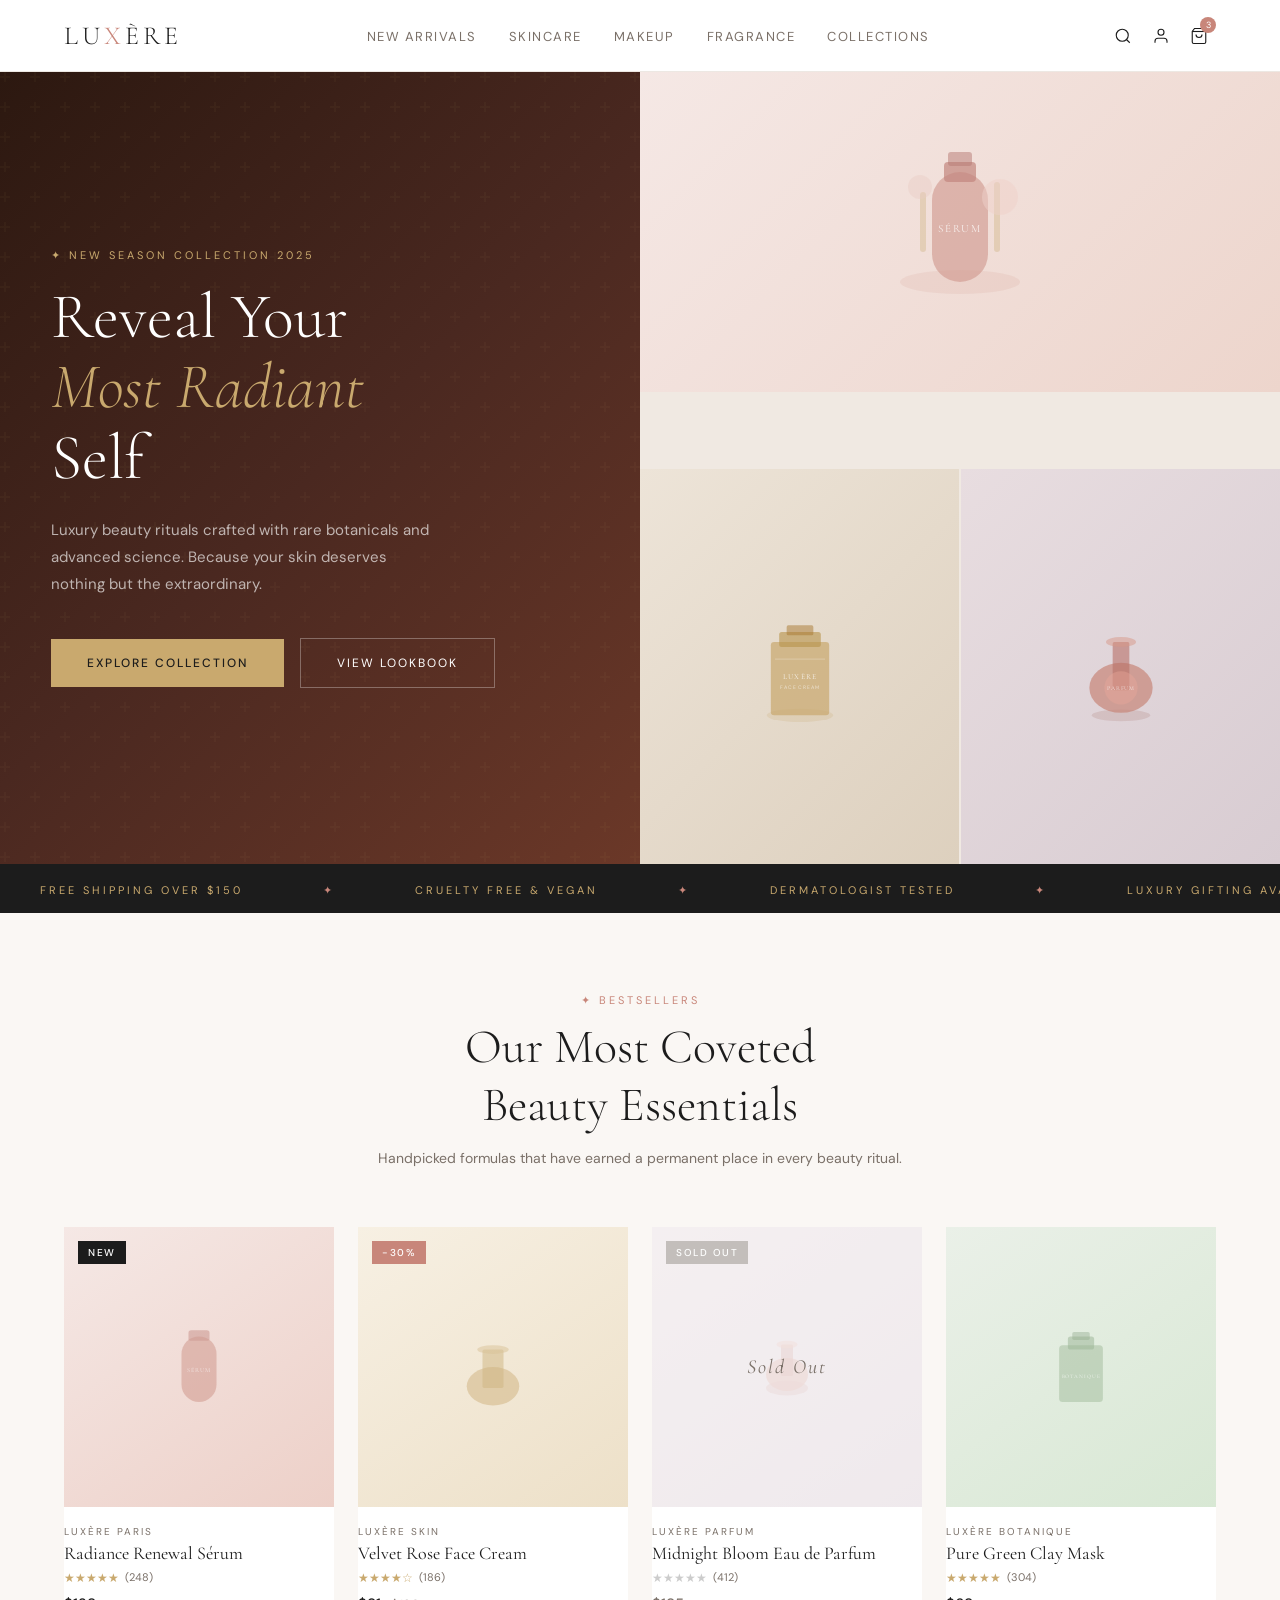
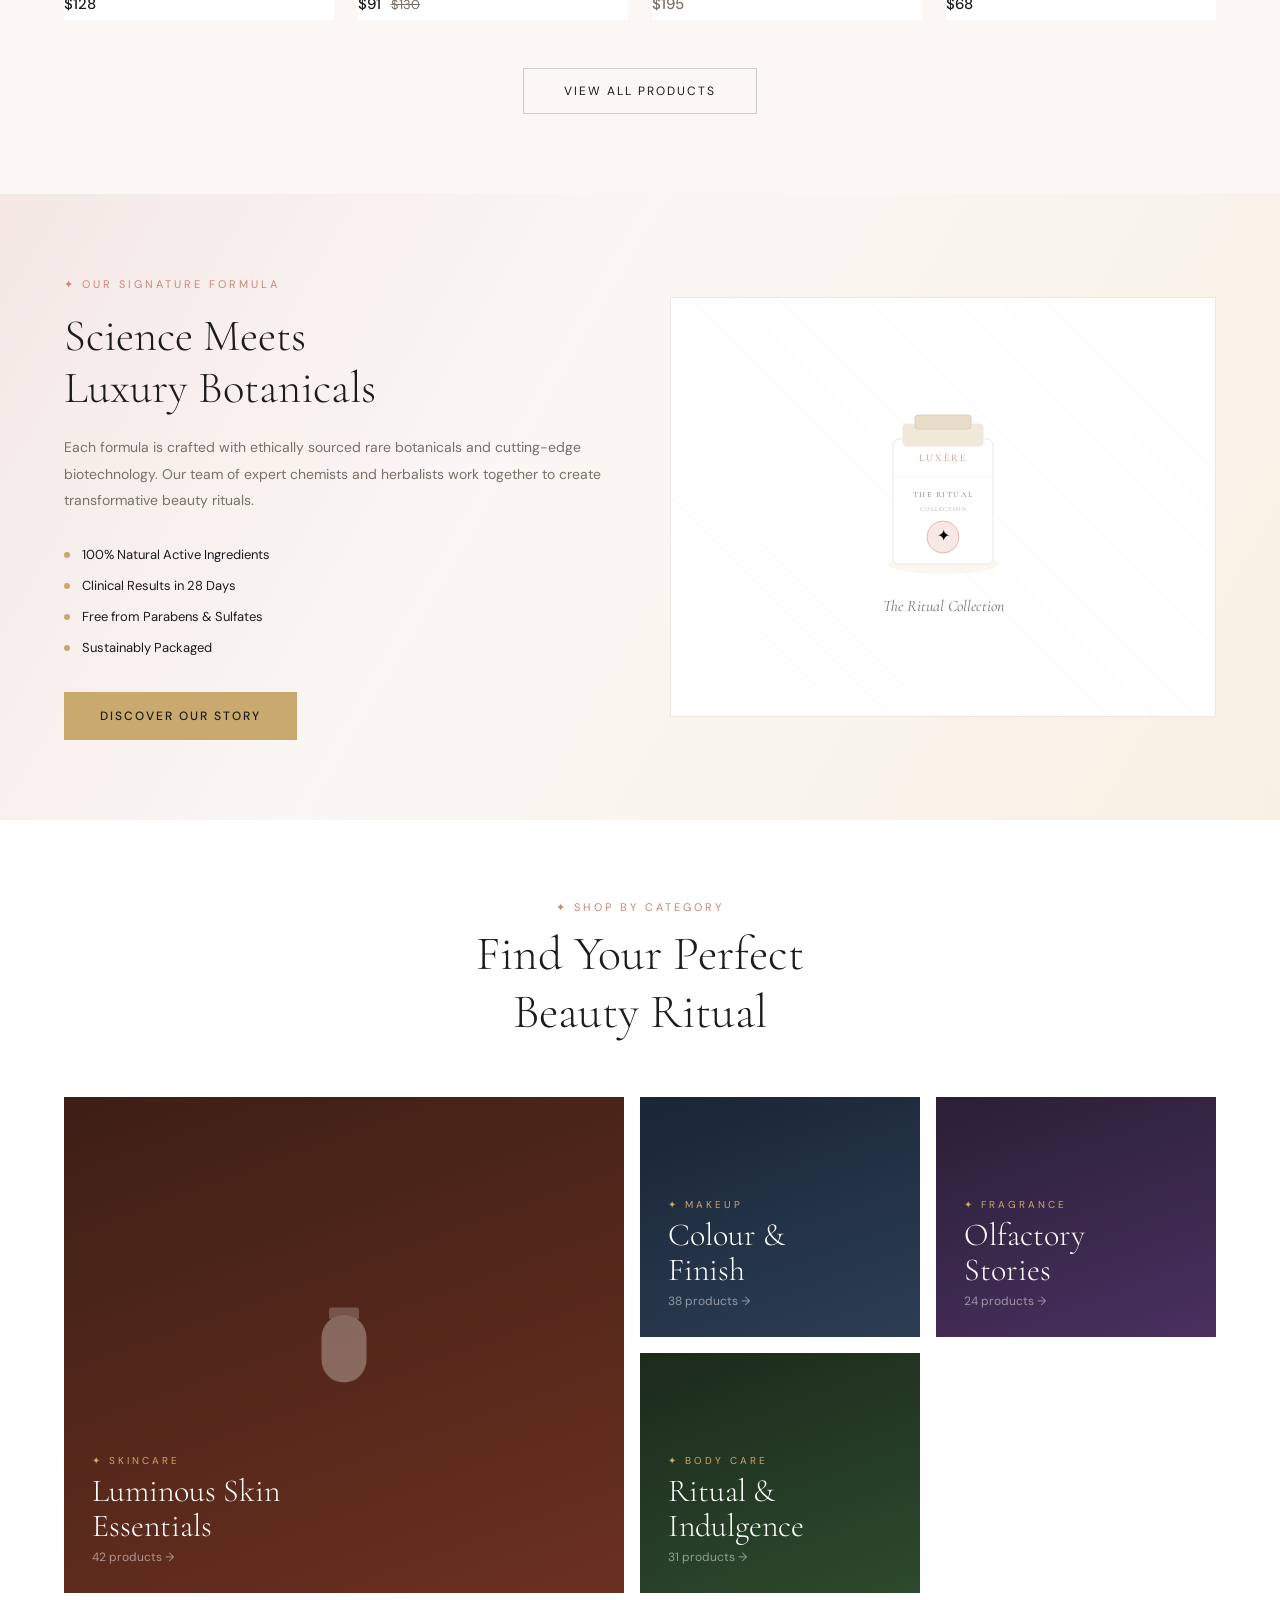
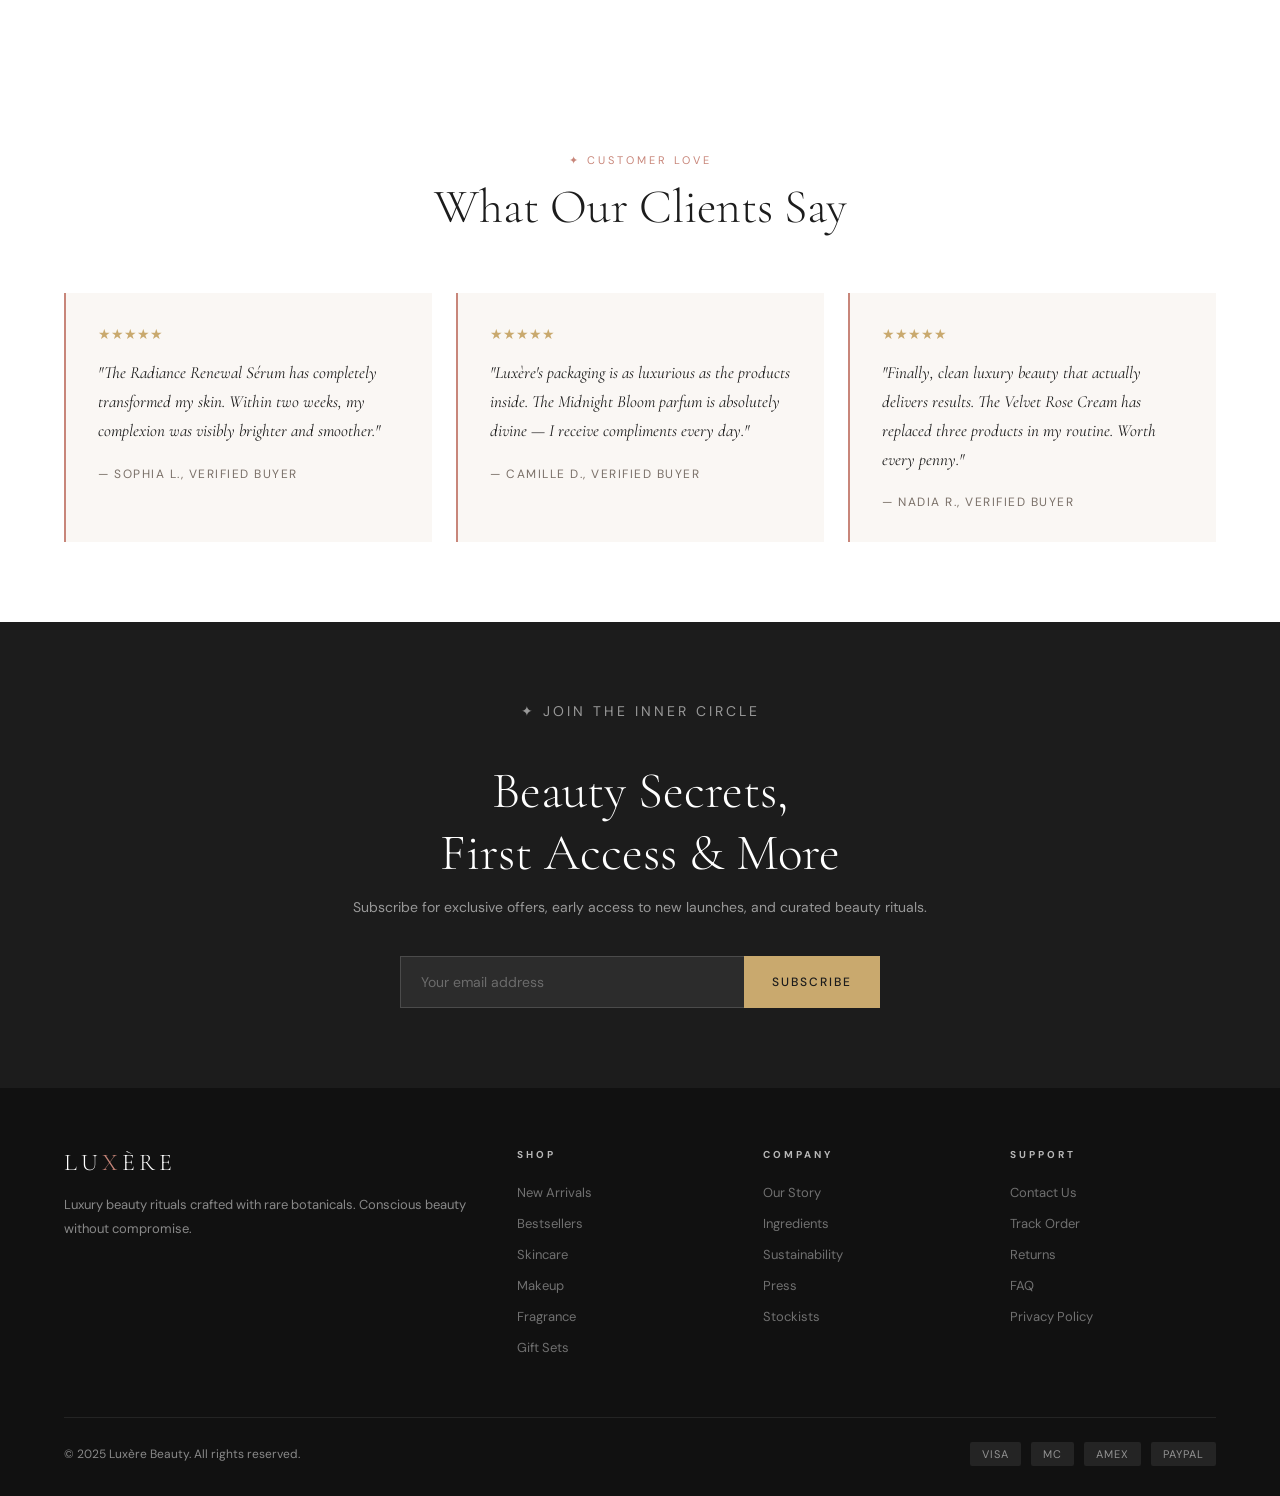
<file: luxury_beauty_store.html>
<!DOCTYPE html>
<html lang="en">
<head>
<meta charset="UTF-8" />
<meta name="viewport" content="width=device-width, initial-scale=1.0"/>
<link href="https://fonts.googleapis.com/css2?family=Cormorant+Garamond:ital,wght@0,300;0,400;0,600;1,300;1,400&family=DM+Sans:wght@300;400;500&display=swap" rel="stylesheet"/>
<style>
*{margin:0;padding:0;box-sizing:border-box;}
:root{
  --rose:#C8867A;
  --rose-light:#F5E8E5;
  --rose-dark:#8B4A40;
  --gold:#C9A96E;
  --gold-light:#F7F0E3;
  --cream:#FAF7F4;
  --charcoal:#1C1C1C;
  --muted:#7A7068;
  --white:#FFFFFF;
}
body{font-family:'DM Sans',sans-serif;background:var(--cream);color:var(--charcoal);min-height:100vh;}

/* NAV */
nav{background:var(--white);border-bottom:1px solid #EDE8E3;padding:0 5%;display:flex;align-items:center;justify-content:space-between;height:72px;position:sticky;top:0;z-index:100;}
.nav-logo{font-family:'Cormorant Garamond',serif;font-size:26px;font-weight:300;letter-spacing:4px;color:var(--charcoal);}
.nav-logo span{color:var(--rose);}
.nav-links{display:flex;gap:32px;list-style:none;}
.nav-links a{text-decoration:none;font-size:13px;font-weight:400;letter-spacing:1.5px;text-transform:uppercase;color:var(--muted);transition:color .2s;}
.nav-links a:hover{color:var(--rose);}
.nav-icons{display:flex;gap:20px;align-items:center;}
.nav-icon-btn{background:none;border:none;cursor:pointer;font-size:18px;color:var(--charcoal);display:flex;align-items:center;transition:color .2s;}
.nav-icon-btn:hover{color:var(--rose);}
.cart-badge{background:var(--rose);color:white;font-size:9px;font-family:'DM Sans',sans-serif;width:16px;height:16px;border-radius:50%;display:flex;align-items:center;justify-content:center;margin-left:-8px;margin-top:-10px;}

/* HERO */
.hero{display:grid;grid-template-columns:1fr 1fr;min-height:88vh;overflow:hidden;}
.hero-left{background:linear-gradient(135deg,#2C1810 0%,#4A2820 50%,#6B3828 100%);display:flex;flex-direction:column;justify-content:center;padding:8% 6% 8% 8%;position:relative;}
.hero-left::before{content:'';position:absolute;top:0;left:0;right:0;bottom:0;background:url("data:image/svg+xml,%3Csvg width='60' height='60' viewBox='0 0 60 60' xmlns='http://www.w3.org/2000/svg'%3E%3Cg fill='none' fill-rule='evenodd'%3E%3Cg fill='%23C9A96E' fill-opacity='0.04'%3E%3Cpath d='M36 34v-4h-2v4h-4v2h4v4h2v-4h4v-2h-4zm0-30V0h-2v4h-4v2h4v4h2V6h4V4h-4zM6 34v-4H4v4H0v2h4v4h2v-4h4v-2H6zM6 4V0H4v4H0v2h4v4h2V6h4V4H6z'/%3E%3C/g%3E%3C/g%3E%3C/svg%3E");}
.hero-badge{font-size:11px;letter-spacing:3px;text-transform:uppercase;color:var(--gold);margin-bottom:20px;font-weight:400;}
.hero-title{font-family:'Cormorant Garamond',serif;font-size:clamp(40px,5vw,68px);font-weight:300;line-height:1.1;color:var(--white);margin-bottom:24px;}
.hero-title em{font-style:italic;color:var(--gold);}
.hero-desc{font-size:15px;line-height:1.8;color:rgba(255,255,255,0.65);max-width:380px;margin-bottom:40px;}
.hero-cta{display:flex;gap:16px;align-items:center;}
.btn-primary{background:var(--gold);color:var(--charcoal);border:none;padding:16px 36px;font-family:'DM Sans',sans-serif;font-size:12px;letter-spacing:2px;text-transform:uppercase;font-weight:500;cursor:pointer;transition:all .3s;}
.btn-primary:hover{background:#B8933A;transform:translateY(-1px);}
.btn-ghost{background:none;border:1px solid rgba(255,255,255,0.3);color:white;padding:16px 36px;font-family:'DM Sans',sans-serif;font-size:12px;letter-spacing:2px;text-transform:uppercase;font-weight:400;cursor:pointer;transition:all .3s;}
.btn-ghost:hover{border-color:white;}
.hero-right{background:#F0E9E2;display:grid;grid-template-columns:1fr 1fr;grid-template-rows:1fr 1fr;gap:2px;}
.hero-img-block{overflow:hidden;position:relative;}
.hero-img-block:first-child{grid-column:1/3;height:320px;}
.hero-img-block svg{width:100%;height:100%;object-fit:cover;}
.hero-img-placeholder{width:100%;height:100%;display:flex;align-items:center;justify-content:center;font-family:'Cormorant Garamond',serif;font-size:14px;letter-spacing:2px;color:var(--muted);}

/* MARQUEE */
.marquee-bar{background:var(--charcoal);padding:14px 0;overflow:hidden;white-space:nowrap;}
.marquee-inner{display:inline-flex;animation:marquee 20s linear infinite;}
.marquee-inner span{font-size:11px;letter-spacing:3px;text-transform:uppercase;color:var(--gold);padding:0 40px;}
.marquee-inner .dot{color:var(--rose);}
@keyframes marquee{0%{transform:translateX(0);}100%{transform:translateX(-50%);}}

/* SECTION HEADING */
.section{padding:80px 5%;}
.section-header{text-align:center;margin-bottom:56px;}
.section-label{font-size:11px;letter-spacing:3px;text-transform:uppercase;color:var(--rose);margin-bottom:12px;}
.section-title{font-family:'Cormorant Garamond',serif;font-size:clamp(30px,4vw,48px);font-weight:300;color:var(--charcoal);line-height:1.2;}
.section-sub{font-size:14px;color:var(--muted);margin-top:12px;line-height:1.8;}

/* PRODUCT GRID */
.products-grid{display:grid;grid-template-columns:repeat(4,1fr);gap:24px;}
.product-card{background:var(--white);position:relative;cursor:pointer;transition:transform .3s;}
.product-card:hover{transform:translateY(-6px);}
.product-card:hover .card-actions{opacity:1;transform:translateY(0);}
.card-img{background:var(--rose-light);height:280px;display:flex;align-items:center;justify-content:center;position:relative;overflow:hidden;}
.card-img svg{width:80px;height:80px;opacity:.6;}
.card-badge{position:absolute;top:14px;left:14px;font-size:10px;letter-spacing:1.5px;text-transform:uppercase;padding:5px 10px;font-weight:500;}
.badge-new{background:var(--charcoal);color:white;}
.badge-sale{background:var(--rose);color:white;}
.badge-sold{background:var(--muted);color:white;}
.card-actions{position:absolute;bottom:0;left:0;right:0;background:rgba(28,28,28,.88);display:flex;gap:1px;opacity:0;transform:translateY(8px);transition:all .3s;}
.card-action-btn{flex:1;padding:13px;font-size:11px;letter-spacing:1.5px;text-transform:uppercase;background:none;border:none;color:white;cursor:pointer;transition:background .2s;font-family:'DM Sans',sans-serif;}
.card-action-btn:hover{background:var(--rose);}
.card-info{padding:18px 0 6px;}
.card-brand{font-size:10px;letter-spacing:2px;text-transform:uppercase;color:var(--muted);}
.card-name{font-family:'Cormorant Garamond',serif;font-size:18px;font-weight:400;color:var(--charcoal);margin:4px 0;}
.card-price-row{display:flex;align-items:center;gap:10px;margin-top:8px;}
.card-price{font-size:15px;font-weight:500;color:var(--charcoal);}
.card-price-old{font-size:13px;color:var(--muted);text-decoration:line-through;}
.card-stars{display:flex;gap:2px;color:var(--gold);font-size:12px;margin-top:6px;}
.card-reviews{font-size:11px;color:var(--muted);margin-left:4px;}

/* SOLD OUT */
.sold-out-overlay{position:absolute;inset:0;background:rgba(255,255,255,.55);display:flex;align-items:center;justify-content:center;}
.sold-out-label{font-family:'Cormorant Garamond',serif;font-size:20px;font-style:italic;color:var(--muted);letter-spacing:2px;}

/* BANNER */
.promo-banner{background:linear-gradient(120deg,#F5E8E5 0%,#FAF7F4 40%,#F7F0E3 100%);padding:80px 5%;display:grid;grid-template-columns:1fr 1fr;gap:60px;align-items:center;}
.promo-text .eyebrow{font-size:11px;letter-spacing:3px;text-transform:uppercase;color:var(--rose);margin-bottom:16px;}
.promo-text h2{font-family:'Cormorant Garamond',serif;font-size:clamp(30px,3.5vw,52px);font-weight:300;line-height:1.15;margin-bottom:20px;}
.promo-text p{font-size:14px;line-height:1.9;color:var(--muted);margin-bottom:32px;}
.promo-features{display:flex;flex-direction:column;gap:14px;margin-bottom:36px;}
.promo-feature{display:flex;align-items:center;gap:12px;font-size:13px;color:var(--charcoal);}
.feature-dot{width:6px;height:6px;background:var(--gold);border-radius:50%;flex-shrink:0;}
.promo-visual{background:var(--white);border:1px solid #EDE8E3;height:420px;display:flex;align-items:center;justify-content:center;position:relative;overflow:hidden;}
.promo-visual-inner{text-align:center;}
.promo-icon{font-size:80px;margin-bottom:16px;}
.promo-visual-text{font-family:'Cormorant Garamond',serif;font-size:22px;font-style:italic;color:var(--muted);}

/* CATEGORIES */
.categories-grid{display:grid;grid-template-columns:2fr 1fr 1fr;grid-template-rows:240px 240px;gap:16px;}
.cat-card{position:relative;overflow:hidden;cursor:pointer;display:flex;align-items:flex-end;padding:28px;}
.cat-card:first-child{grid-row:1/3;}
.cat-bg{position:absolute;inset:0;transition:transform .4s;}
.cat-card:hover .cat-bg{transform:scale(1.04);}
.cat-bg-1{background:linear-gradient(160deg,#3D1F15 0%,#6B3020 100%);}
.cat-bg-2{background:linear-gradient(160deg,#1A2535 0%,#2C3E55 100%);}
.cat-bg-3{background:linear-gradient(160deg,#2A1F35 0%,#4A3060 100%);}
.cat-bg-4{background:linear-gradient(160deg,#1C2A1C 0%,#2D4A2D 100%);}
.cat-content{position:relative;z-index:1;}
.cat-label{font-size:10px;letter-spacing:3px;text-transform:uppercase;color:var(--gold);margin-bottom:6px;}
.cat-name{font-family:'Cormorant Garamond',serif;font-size:clamp(22px,2.5vw,32px);font-weight:300;color:white;line-height:1.1;}
.cat-count{font-size:12px;color:rgba(255,255,255,.5);margin-top:6px;}

/* TESTIMONIALS */
.testimonials-section{background:var(--white);padding:80px 5%;}
.testimonials-grid{display:grid;grid-template-columns:repeat(3,1fr);gap:24px;}
.testimonial-card{background:var(--cream);padding:32px;border-left:2px solid var(--rose);}
.testimonial-stars{color:var(--gold);font-size:14px;margin-bottom:16px;}
.testimonial-text{font-family:'Cormorant Garamond',serif;font-size:17px;font-style:italic;line-height:1.7;color:var(--charcoal);margin-bottom:20px;}
.testimonial-author{font-size:12px;letter-spacing:1.5px;text-transform:uppercase;color:var(--muted);}

/* NEWSLETTER */
.newsletter{background:var(--charcoal);padding:80px 5%;text-align:center;}
.newsletter-label{font-size:11px;letter-spacing:3px;text-transform:uppercase;color:var(--gold);margin-bottom:16px;}
.newsletter h2{font-family:'Cormorant Garamond',serif;font-size:clamp(28px,4vw,52px);font-weight:300;color:white;margin-bottom:14px;}
.newsletter p{font-size:14px;color:rgba(255,255,255,.55);margin-bottom:40px;}
.newsletter-form{display:flex;max-width:480px;margin:0 auto;gap:0;}
.newsletter-input{flex:1;padding:16px 20px;background:rgba(255,255,255,.07);border:1px solid rgba(255,255,255,.15);border-right:none;color:white;font-family:'DM Sans',sans-serif;font-size:14px;outline:none;}
.newsletter-input::placeholder{color:rgba(255,255,255,.3);}
.newsletter-btn{background:var(--gold);color:var(--charcoal);border:none;padding:16px 28px;font-family:'DM Sans',sans-serif;font-size:12px;letter-spacing:2px;text-transform:uppercase;font-weight:500;cursor:pointer;white-space:nowrap;transition:background .2s;}
.newsletter-btn:hover{background:#B8933A;}

/* FOOTER */
footer{background:#111;padding:60px 5% 30px;color:rgba(255,255,255,.5);}
.footer-grid{display:grid;grid-template-columns:2fr 1fr 1fr 1fr;gap:40px;margin-bottom:50px;}
.footer-brand .logo{font-family:'Cormorant Garamond',serif;font-size:24px;font-weight:300;letter-spacing:4px;color:white;margin-bottom:16px;}
.footer-brand .logo span{color:var(--rose);}
.footer-brand p{font-size:13px;line-height:1.8;}
.footer-col h4{font-size:10px;letter-spacing:3px;text-transform:uppercase;color:rgba(255,255,255,.7);margin-bottom:20px;}
.footer-col ul{list-style:none;}
.footer-col ul li{margin-bottom:10px;}
.footer-col ul li a{text-decoration:none;font-size:13px;color:rgba(255,255,255,.4);transition:color .2s;}
.footer-col ul li a:hover{color:var(--rose);}
.footer-bottom{border-top:1px solid rgba(255,255,255,.08);padding-top:24px;display:flex;justify-content:space-between;align-items:center;font-size:12px;}
.footer-payment{display:flex;gap:10px;}
.payment-badge{background:rgba(255,255,255,.08);padding:5px 12px;font-size:11px;letter-spacing:1px;border-radius:2px;}

/* UTILS */
.text-rose{color:var(--rose);}
.bg-rose-light{background:var(--rose-light);}
</style>
</head>
<body>

<!-- NAV -->
<nav>
  <div class="nav-logo">LU<span>X</span>ÈRE</div>
  <ul class="nav-links">
    <li><a href="#">New Arrivals</a></li>
    <li><a href="#">Skincare</a></li>
    <li><a href="#">Makeup</a></li>
    <li><a href="#">Fragrance</a></li>
    <li><a href="#">Collections</a></li>
  </ul>
  <div class="nav-icons">
    <button class="nav-icon-btn" title="Search">
      <svg width="18" height="18" viewBox="0 0 24 24" fill="none" stroke="currentColor" stroke-width="1.5"><circle cx="11" cy="11" r="8"/><line x1="21" y1="21" x2="16.65" y2="16.65"/></svg>
    </button>
    <button class="nav-icon-btn" title="Account">
      <svg width="18" height="18" viewBox="0 0 24 24" fill="none" stroke="currentColor" stroke-width="1.5"><path d="M20 21v-2a4 4 0 0 0-4-4H8a4 4 0 0 0-4 4v2"/><circle cx="12" cy="7" r="4"/></svg>
    </button>
    <div style="display:flex;align-items:flex-start;">
      <button class="nav-icon-btn" title="Cart">
        <svg width="18" height="18" viewBox="0 0 24 24" fill="none" stroke="currentColor" stroke-width="1.5"><path d="M6 2 3 6v14a2 2 0 0 0 2 2h14a2 2 0 0 0 2-2V6l-3-4z"/><line x1="3" y1="6" x2="21" y2="6"/><path d="M16 10a4 4 0 0 1-8 0"/></svg>
      </button>
      <div class="cart-badge">3</div>
    </div>
  </div>
</nav>

<!-- HERO -->
<section class="hero">
  <div class="hero-left">
    <p class="hero-badge">✦ New Season Collection 2025</p>
    <h1 class="hero-title">Reveal Your<br/><em>Most Radiant</em><br/>Self</h1>
    <p class="hero-desc">Luxury beauty rituals crafted with rare botanicals and advanced science. Because your skin deserves nothing but the extraordinary.</p>
    <div class="hero-cta">
      <button class="btn-primary">Explore Collection</button>
      <button class="btn-ghost">View Lookbook</button>
    </div>
  </div>
  <div class="hero-right">
    <!-- Decorative visual panels -->
    <div class="hero-img-block" style="background:linear-gradient(135deg,#F5E8E5,#EDD5CC);display:flex;align-items:center;justify-content:center;">
      <svg viewBox="0 0 200 180" xmlns="http://www.w3.org/2000/svg" style="width:220px;height:180px;opacity:.8;">
        <ellipse cx="100" cy="140" rx="60" ry="12" fill="#C8867A" opacity=".15"/>
        <rect x="72" y="30" width="56" height="110" rx="28" fill="#C8867A" opacity=".6"/>
        <rect x="84" y="20" width="32" height="20" rx="4" fill="#B87068" opacity=".7"/>
        <rect x="88" y="10" width="24" height="14" rx="3" fill="#A8605A" opacity=".5"/>
        <text x="100" y="90" text-anchor="middle" font-family="Cormorant Garamond, serif" font-size="11" fill="white" letter-spacing="2" opacity=".9">SÉRUM</text>
        <rect x="60" y="50" width="6" height="60" rx="3" fill="#C9A96E" opacity=".4"/>
        <rect x="134" y="40" width="6" height="70" rx="3" fill="#C9A96E" opacity=".4"/>
        <circle cx="140" cy="55" r="18" fill="#F0D0C8" opacity=".5"/>
        <circle cx="60" cy="45" r="12" fill="#E8C8BE" opacity=".4"/>
      </svg>
    </div>
    <div class="hero-img-block" style="background:linear-gradient(135deg,#EDE4D8,#DDD0BE);display:flex;align-items:center;justify-content:center;">
      <svg viewBox="0 0 120 140" xmlns="http://www.w3.org/2000/svg" style="width:100px;height:120px;">
        <ellipse cx="60" cy="128" rx="40" ry="8" fill="#B8934A" opacity=".15"/>
        <rect x="25" y="40" width="70" height="88" rx="4" fill="#C9A96E" opacity=".7"/>
        <rect x="35" y="28" width="50" height="18" rx="3" fill="#B8934A" opacity=".6"/>
        <rect x="44" y="20" width="32" height="12" rx="2" fill="#A87830" opacity=".5"/>
        <rect x="30" y="60" width="60" height="1" fill="white" opacity=".3"/>
        <text x="60" y="85" text-anchor="middle" font-family="Cormorant Garamond,serif" font-size="9" fill="white" letter-spacing="1.5" opacity=".9">LUXÈRE</text>
        <text x="60" y="97" text-anchor="middle" font-family="DM Sans,sans-serif" font-size="6" fill="white" letter-spacing="1" opacity=".6">FACE CREAM</text>
      </svg>
    </div>
    <div class="hero-img-block" style="background:linear-gradient(135deg,#E8DDE0,#D8CCD2);display:flex;align-items:center;justify-content:center;">
      <svg viewBox="0 0 120 140" xmlns="http://www.w3.org/2000/svg" style="width:100px;height:120px;">
        <ellipse cx="60" cy="128" rx="35" ry="7" fill="#8B4A40" opacity=".15"/>
        <ellipse cx="60" cy="95" rx="38" ry="30" fill="#C8867A" opacity=".7"/>
        <rect x="50" y="40" width="20" height="58" rx="2" fill="#B87068" opacity=".6"/>
        <ellipse cx="60" cy="40" rx="18" ry="6" fill="#D89888" opacity=".5"/>
        <circle cx="60" cy="95" r="20" fill="#E8A898" opacity=".4"/>
        <text x="60" y="98" text-anchor="middle" font-family="Cormorant Garamond,serif" font-size="7" fill="white" letter-spacing="1" opacity=".8">PARFUM</text>
      </svg>
    </div>
  </div>
</section>

<!-- MARQUEE -->
<div class="marquee-bar">
  <div class="marquee-inner">
    <span>Free Shipping over $150</span><span class="dot">✦</span>
    <span>Cruelty Free &amp; Vegan</span><span class="dot">✦</span>
    <span>Dermatologist Tested</span><span class="dot">✦</span>
    <span>Luxury Gifting Available</span><span class="dot">✦</span>
    <span>30-Day Returns</span><span class="dot">✦</span>
    <span>Sustainably Sourced</span><span class="dot">✦</span>
    <span>Free Shipping over $150</span><span class="dot">✦</span>
    <span>Cruelty Free &amp; Vegan</span><span class="dot">✦</span>
    <span>Dermatologist Tested</span><span class="dot">✦</span>
    <span>Luxury Gifting Available</span><span class="dot">✦</span>
    <span>30-Day Returns</span><span class="dot">✦</span>
    <span>Sustainably Sourced</span><span class="dot">✦</span>
  </div>
</div>

<!-- FEATURED PRODUCTS -->
<section class="section">
  <div class="section-header">
    <p class="section-label">✦ Bestsellers</p>
    <h2 class="section-title">Our Most Coveted<br/>Beauty Essentials</h2>
    <p class="section-sub">Handpicked formulas that have earned a permanent place in every beauty ritual.</p>
  </div>
  <div class="products-grid">

    <!-- Product 1 -->
    <div class="product-card">
      <div class="card-img" style="background:linear-gradient(145deg,#F5E8E5,#EDD0C8);">
        <svg viewBox="0 0 80 100" xmlns="http://www.w3.org/2000/svg" style="width:70px;height:90px;">
          <rect x="20" y="15" width="40" height="75" rx="20" fill="#C8867A" opacity=".7"/>
          <rect x="28" y="8" width="24" height="12" rx="3" fill="#B87068" opacity=".6"/>
          <text x="40" y="56" text-anchor="middle" font-family="Cormorant Garamond,serif" font-size="7" fill="white" letter-spacing="1" opacity=".9">SÉRUM</text>
        </svg>
        <span class="card-badge badge-new">New</span>
        <div class="card-actions">
          <button class="card-action-btn">Wishlist</button>
          <button class="card-action-btn" style="background:var(--rose);">Add to Bag</button>
        </div>
      </div>
      <div class="card-info">
        <p class="card-brand">Luxère Paris</p>
        <h3 class="card-name">Radiance Renewal Sérum</h3>
        <div class="card-stars">★★★★★ <span class="card-reviews">(248)</span></div>
        <div class="card-price-row"><span class="card-price">$128</span></div>
      </div>
    </div>

    <!-- Product 2 - Sale -->
    <div class="product-card">
      <div class="card-img" style="background:linear-gradient(145deg,#F7F0E3,#EDE0C8);">
        <svg viewBox="0 0 80 100" xmlns="http://www.w3.org/2000/svg" style="width:70px;height:90px;">
          <ellipse cx="40" cy="72" rx="30" ry="22" fill="#C9A96E" opacity=".7"/>
          <rect x="28" y="30" width="24" height="44" rx="2" fill="#B8934A" opacity=".5"/>
          <ellipse cx="40" cy="30" rx="18" ry="5" fill="#C9A96E" opacity=".5"/>
        </svg>
        <span class="card-badge badge-sale">−30%</span>
        <div class="card-actions">
          <button class="card-action-btn">Wishlist</button>
          <button class="card-action-btn" style="background:var(--rose);">Add to Bag</button>
        </div>
      </div>
      <div class="card-info">
        <p class="card-brand">Luxère Skin</p>
        <h3 class="card-name">Velvet Rose Face Cream</h3>
        <div class="card-stars">★★★★☆ <span class="card-reviews">(186)</span></div>
        <div class="card-price-row"><span class="card-price">$91</span><span class="card-price-old">$130</span></div>
      </div>
    </div>

    <!-- Product 3 - Sold Out -->
    <div class="product-card">
      <div class="card-img" style="background:linear-gradient(145deg,#E8DDE0,#DDD0D8);">
        <svg viewBox="0 0 80 100" xmlns="http://www.w3.org/2000/svg" style="width:60px;height:80px;">
          <ellipse cx="40" cy="78" rx="28" ry="10" fill="#C8867A" opacity=".4"/>
          <ellipse cx="40" cy="60" rx="28" ry="22" fill="#D89888" opacity=".7"/>
          <rect x="32" y="20" width="16" height="42" rx="2" fill="#C8867A" opacity=".6"/>
          <ellipse cx="40" cy="20" rx="14" ry="5" fill="#E8A898" opacity=".5"/>
        </svg>
        <span class="card-badge badge-sold">Sold Out</span>
        <div class="sold-out-overlay"><span class="sold-out-label">Sold Out</span></div>
      </div>
      <div class="card-info">
        <p class="card-brand">Luxère Parfum</p>
        <h3 class="card-name">Midnight Bloom Eau de Parfum</h3>
        <div class="card-stars" style="color:#CCC;">★★★★★ <span class="card-reviews">(412)</span></div>
        <div class="card-price-row"><span class="card-price" style="color:var(--muted);">$195</span></div>
      </div>
    </div>

    <!-- Product 4 -->
    <div class="product-card">
      <div class="card-img" style="background:linear-gradient(145deg,#EAF0E8,#D8E8D4);">
        <svg viewBox="0 0 80 100" xmlns="http://www.w3.org/2000/svg" style="width:70px;height:90px;">
          <rect x="15" y="25" width="50" height="65" rx="4" fill="#7A9E72" opacity=".5"/>
          <rect x="25" y="15" width="30" height="15" rx="3" fill="#6A8E62" opacity=".5"/>
          <rect x="30" y="10" width="20" height="9" rx="2" fill="#5A7E52" opacity=".4"/>
          <text x="40" y="62" text-anchor="middle" font-family="Cormorant Garamond,serif" font-size="6" fill="white" letter-spacing="1">BOTANIQUE</text>
        </svg>
        <div class="card-actions">
          <button class="card-action-btn">Wishlist</button>
          <button class="card-action-btn" style="background:var(--rose);">Add to Bag</button>
        </div>
      </div>
      <div class="card-info">
        <p class="card-brand">Luxère Botanique</p>
        <h3 class="card-name">Pure Green Clay Mask</h3>
        <div class="card-stars">★★★★★ <span class="card-reviews">(304)</span></div>
        <div class="card-price-row"><span class="card-price">$68</span></div>
      </div>
    </div>

  </div>

  <div style="text-align:center;margin-top:48px;">
    <button class="btn-ghost" style="border-color:#CCC;color:var(--charcoal);font-size:12px;padding:14px 40px;">View All Products</button>
  </div>
</section>

<!-- PROMO BANNER -->
<div class="promo-banner">
  <div class="promo-text">
    <p class="eyebrow">✦ Our Signature Formula</p>
    <h2>Science Meets<br/>Luxury Botanicals</h2>
    <p>Each formula is crafted with ethically sourced rare botanicals and cutting-edge biotechnology. Our team of expert chemists and herbalists work together to create transformative beauty rituals.</p>
    <div class="promo-features">
      <div class="promo-feature"><div class="feature-dot"></div>100% Natural Active Ingredients</div>
      <div class="promo-feature"><div class="feature-dot"></div>Clinical Results in 28 Days</div>
      <div class="promo-feature"><div class="feature-dot"></div>Free from Parabens &amp; Sulfates</div>
      <div class="promo-feature"><div class="feature-dot"></div>Sustainably Packaged</div>
    </div>
    <button class="btn-primary" style="width:fit-content;">Discover Our Story</button>
  </div>
  <div class="promo-visual">
    <div style="position:absolute;top:0;left:0;right:0;bottom:0;background:repeating-linear-gradient(45deg,transparent,transparent 30px,rgba(201,169,110,.04) 30px,rgba(201,169,110,.04) 31px);"></div>
    <div class="promo-visual-inner" style="position:relative;">
      <svg viewBox="0 0 160 180" xmlns="http://www.w3.org/2000/svg" style="width:160px;height:180px;">
        <ellipse cx="80" cy="165" rx="55" ry="10" fill="#C9A96E" opacity=".1"/>
        <rect x="30" y="40" width="100" height="125" rx="6" fill="white" stroke="#EDE8E3" stroke-width="1"/>
        <rect x="40" y="25" width="80" height="22" rx="4" fill="#F0E8D8" stroke="#EDE8E3" stroke-width="1"/>
        <rect x="52" y="16" width="56" height="14" rx="3" fill="#E8DCC8" stroke="#DDD0B8" stroke-width="1"/>
        <line x1="30" y1="78" x2="130" y2="78" stroke="#EDE8E3" stroke-width=".5"/>
        <text x="80" y="62" text-anchor="middle" font-family="Cormorant Garamond,serif" font-size="10" fill="#C8867A" letter-spacing="2">LUXÈRE</text>
        <text x="80" y="98" text-anchor="middle" font-family="Cormorant Garamond,serif" font-size="8" fill="#7A7068" letter-spacing="1.5">THE RITUAL</text>
        <text x="80" y="112" text-anchor="middle" font-family="Cormorant Garamond,serif" font-size="6" fill="#A09890" letter-spacing="1">COLLECTION</text>
        <circle cx="80" cy="138" r="16" fill="#F5E8E5" stroke="#C8867A" stroke-width=".5"/>
        <text x="80" y="142" text-anchor="middle" font-size="16">✦</text>
      </svg>
      <p style="font-family:'Cormorant Garamond',serif;font-size:16px;font-style:italic;color:var(--muted);margin-top:12px;">The Ritual Collection</p>
    </div>
  </div>
</div>

<!-- CATEGORIES -->
<section class="section" style="background:var(--white);">
  <div class="section-header">
    <p class="section-label">✦ Shop by Category</p>
    <h2 class="section-title">Find Your Perfect<br/>Beauty Ritual</h2>
  </div>
  <div class="categories-grid">
    <div class="cat-card">
      <div class="cat-bg cat-bg-1"></div>
      <div style="position:absolute;top:0;left:0;right:0;bottom:0;display:flex;align-items:center;justify-content:center;">
        <svg viewBox="0 0 100 120" style="width:80px;height:90px;opacity:.3;">
          <rect x="20" y="20" width="60" height="90" rx="30" fill="white"/>
          <rect x="30" y="10" width="40" height="16" rx="3" fill="white" opacity=".7"/>
        </svg>
      </div>
      <div class="cat-content">
        <p class="cat-label">✦ Skincare</p>
        <h3 class="cat-name">Luminous Skin<br/>Essentials</h3>
        <p class="cat-count">42 products →</p>
      </div>
    </div>
    <div class="cat-card">
      <div class="cat-bg cat-bg-2"></div>
      <div class="cat-content">
        <p class="cat-label">✦ Makeup</p>
        <h3 class="cat-name">Colour &amp;<br/>Finish</h3>
        <p class="cat-count">38 products →</p>
      </div>
    </div>
    <div class="cat-card">
      <div class="cat-bg cat-bg-3"></div>
      <div class="cat-content">
        <p class="cat-label">✦ Fragrance</p>
        <h3 class="cat-name">Olfactory<br/>Stories</h3>
        <p class="cat-count">24 products →</p>
      </div>
    </div>
    <div class="cat-card">
      <div class="cat-bg cat-bg-4"></div>
      <div class="cat-content">
        <p class="cat-label">✦ Body Care</p>
        <h3 class="cat-name">Ritual &amp;<br/>Indulgence</h3>
        <p class="cat-count">31 products →</p>
      </div>
    </div>
  </div>
</section>

<!-- TESTIMONIALS -->
<div class="testimonials-section">
  <div class="section-header">
    <p class="section-label">✦ Customer Love</p>
    <h2 class="section-title">What Our Clients Say</h2>
  </div>
  <div class="testimonials-grid">
    <div class="testimonial-card">
      <div class="testimonial-stars">★★★★★</div>
      <p class="testimonial-text">"The Radiance Renewal Sérum has completely transformed my skin. Within two weeks, my complexion was visibly brighter and smoother."</p>
      <p class="testimonial-author">— Sophia L., Verified Buyer</p>
    </div>
    <div class="testimonial-card">
      <div class="testimonial-stars">★★★★★</div>
      <p class="testimonial-text">"Luxère's packaging is as luxurious as the products inside. The Midnight Bloom parfum is absolutely divine — I receive compliments every day."</p>
      <p class="testimonial-author">— Camille D., Verified Buyer</p>
    </div>
    <div class="testimonial-card">
      <div class="testimonial-stars">★★★★★</div>
      <p class="testimonial-text">"Finally, clean luxury beauty that actually delivers results. The Velvet Rose Cream has replaced three products in my routine. Worth every penny."</p>
      <p class="testimonial-author">— Nadia R., Verified Buyer</p>
    </div>
  </div>
</div>

<!-- NEWSLETTER -->
<div class="newsletter">
  <p class="newsletter-label">✦ Join the Inner Circle</p>
  <h2>Beauty Secrets,<br/>First Access &amp; More</h2>
  <p>Subscribe for exclusive offers, early access to new launches, and curated beauty rituals.</p>
  <div class="newsletter-form">
    <input class="newsletter-input" type="email" placeholder="Your email address"/>
    <button class="newsletter-btn">Subscribe</button>
  </div>
</div>

<!-- FOOTER -->
<footer>
  <div class="footer-grid">
    <div class="footer-brand">
      <div class="logo">LU<span>X</span>ÈRE</div>
      <p>Luxury beauty rituals crafted with rare botanicals. Conscious beauty without compromise.</p>
    </div>
    <div class="footer-col">
      <h4>Shop</h4>
      <ul>
        <li><a href="#">New Arrivals</a></li>
        <li><a href="#">Bestsellers</a></li>
        <li><a href="#">Skincare</a></li>
        <li><a href="#">Makeup</a></li>
        <li><a href="#">Fragrance</a></li>
        <li><a href="#">Gift Sets</a></li>
      </ul>
    </div>
    <div class="footer-col">
      <h4>Company</h4>
      <ul>
        <li><a href="#">Our Story</a></li>
        <li><a href="#">Ingredients</a></li>
        <li><a href="#">Sustainability</a></li>
        <li><a href="#">Press</a></li>
        <li><a href="#">Stockists</a></li>
      </ul>
    </div>
    <div class="footer-col">
      <h4>Support</h4>
      <ul>
        <li><a href="#">Contact Us</a></li>
        <li><a href="#">Track Order</a></li>
        <li><a href="#">Returns</a></li>
        <li><a href="#">FAQ</a></li>
        <li><a href="#">Privacy Policy</a></li>
      </ul>
    </div>
  </div>
  <div class="footer-bottom">
    <span>© 2025 Luxère Beauty. All rights reserved.</span>
    <div class="footer-payment">
      <span class="payment-badge">VISA</span>
      <span class="payment-badge">MC</span>
      <span class="payment-badge">AMEX</span>
      <span class="payment-badge">PAYPAL</span>
    </div>
  </div>
</footer>

</body>
</html>
</file>
